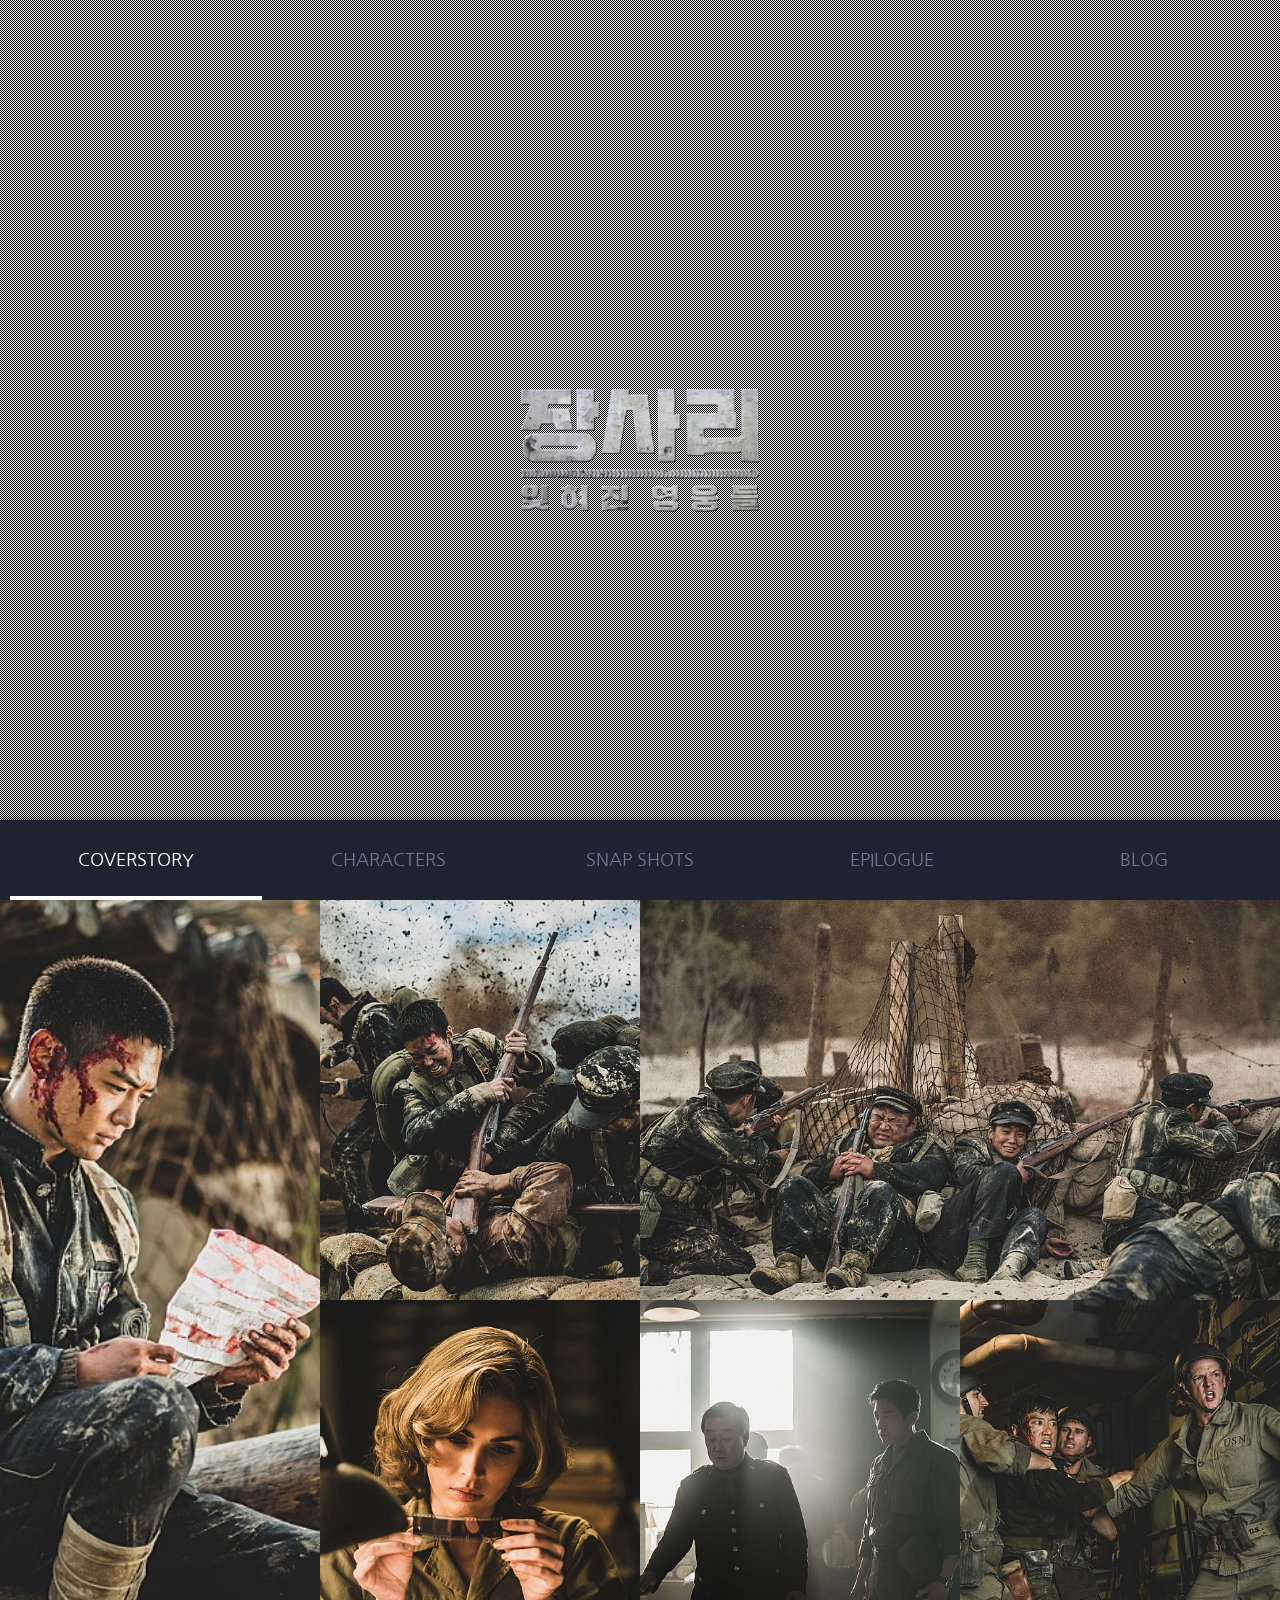
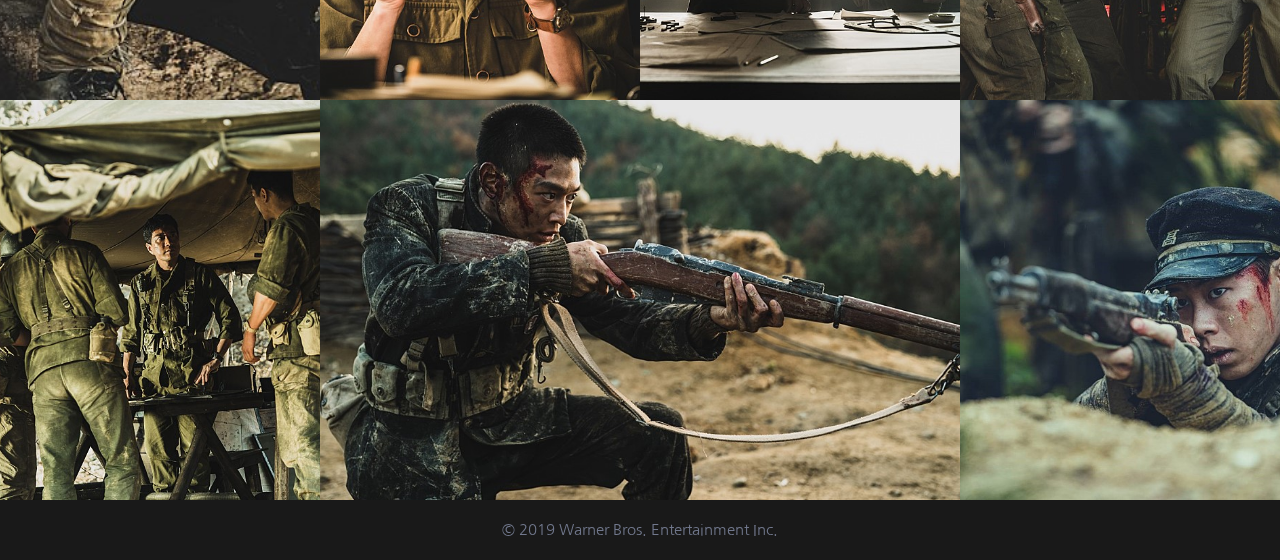
<file: index.html>
<!DOCTYPE html>
<html lang="en">
<head>
    <meta charset="UTF-8">
    <meta http-equiv="X-UA-Compatible" content="IE=edge">
    <meta name="viewport" content="width=device-width, initial-scale=1.0">
    <title>ajax-장사리전투</title>
    <link rel="shortcut icon" href="./img/fav_icon.ico" type="image/x-icon">
    <link rel="stylesheet" href="./css/common.css">
    <script src="https://ajax.googleapis.com/ajax/libs/jquery/3.6.0/jquery.min.js"></script>
    <script src="./js/common.js"></script>
</head>
<body>
    <header id="header">
        <iframe class="movie_space" src="https://www.youtube.com/embed/M_l1IjV-Ycw?rel=0&autoplay=1&loop=1&playlist=M_l1IjV-Ycw&mute=1" frameborder="0" allow="accelerometer; autoplay; encrypted-media; gyroscope; picture-in-picture" allowfullscreen></iframe>

        <div class="dark_bg">
            <div class="main_title">
                <img src="./img/main_logo.png" alt="장사리전투 로고">
            </div>
        </div>

        <div class="dark_res"></div>
        <div class="res_btn">
            <span>&#9776;</span>
        </div>

        <nav>
            <div class="frame">
                <span class="close_btn">×</span>
                <ul>
                    <li class="active"><a href="">coverstory</a></li>
                    <li><a href="">characters</a></li>
                    <li><a href="">snap shots</a></li>
                    <li><a href="">epilogue</a></li>
                    <li><a href="https://movie.naver.com/movie/bi/mi/basic.nhn?code=159806" target="_blank">blog</a></li>
                </ul>
            </div>
        </nav>

    </header>

    <section id="content"></section>

    <footer id="footer">
        <p>&copy; 2019 Warner Bros. Entertainment Inc.</p>
    </footer>

</body>
</html>
</file>
<file: css/common.css>
@charset "utf-8";
@import url('https://fonts.googleapis.com/css2?family=Nanum+Gothic:wght@400;700;800&display=swap');
*{box-sizing: border-box; font-family: 'Nanum Gothic', sans-serif;}
html, body{margin: 0; padding: 0;}
header, section, article, aside, nav, main, footer{display: block;}
h1, h2, h3, h4, h5, h6, p{margin: 0;}
ul, ol{margin: 0; padding: 0; list-style: none;}
a{text-decoration: none;}

/*header part*/
#header{width: 100%; height: 100vh; position: relative; overflow: hidden;}
#header .movie_space{position: absolute; width: 180%; height: 180%; top:50%; left:50%; transform: translate(-50%, -50%);}

#header .dark_bg{position: absolute; width: 100%; height: 100%;background-image: url(../img/dot_pattern.png); top:0; left:0;}

#header .dark_bg .main_title{position: absolute; top:50%; left:50%; transform: translate(-50%, -50%);}

#header .dark_bg .main_title img{width: 240px;}
/*768px 미만으로 줄었을 때*/
#header nav{position: fixed; top:0; right:-330px; width: 320px; height: 100%; background: #1f232f; padding-top: 60px; box-shadow: -1px -1px 10px rgba(0,0,0,0.5); transition: right 0.5s;}

#header nav.active{right:0;}

#header nav .frame{width: 100%; height: 100%; margin:0 auto; padding: 0 10px;}
#header nav .frame ul{display: block;}
#header nav .frame ul li{width: 100%;}
#header nav .frame ul li a{display: block; text-align: center; color:#71788d; font-size: 18px; line-height: 1; padding: 31px 0 27px; border-bottom: 4px solid transparent; text-transform: uppercase;}

#header nav .frame ul li:hover a, #header nav .frame ul li.active a{color:#fff; border-radius: 4px; background-color: #333c54;}


.dark_res{position: fixed; width: 100%; height: 100%; background: rgba(0,0,0,0.3); z-index: -1; opacity: 0; top:0; left:0;}

.res_btn{position: absolute; top:20px; right:20px; font-size: 36px; color:#fff; font-weight: bold; cursor: pointer; display: block;}

.close_btn{position: absolute; top:20px; right:20px; font-size: 36px; font-weight: bold; color:#fff; cursor: pointer; line-height: 1;}



/*footer part*/
#footer{width: 100%; background: #191919; text-align: center;}
#footer p{font-size: 15px; color:#71788d; line-height: 60px;}

@media(min-width:768px){ /*768px 이상 펴져있을 때*/
    #header nav{position: absolute; top:auto; right:auto; bottom:0; left:0; width: 100%; height: 80px; padding-top: 0;}
    #header nav .frame ul{display: flex;}
    #header nav .frame ul li{width: 20%;}
    #header nav .frame ul li:hover a, #header nav .frame ul li.active a{color:#fff; border-bottom:4px solid #fff; border-radius: 0; background-color: transparent;}
    .res_btn{display: none;}
    .close_btn{display: none;}
    
}



@media(min-width:1200px){}
</file>
